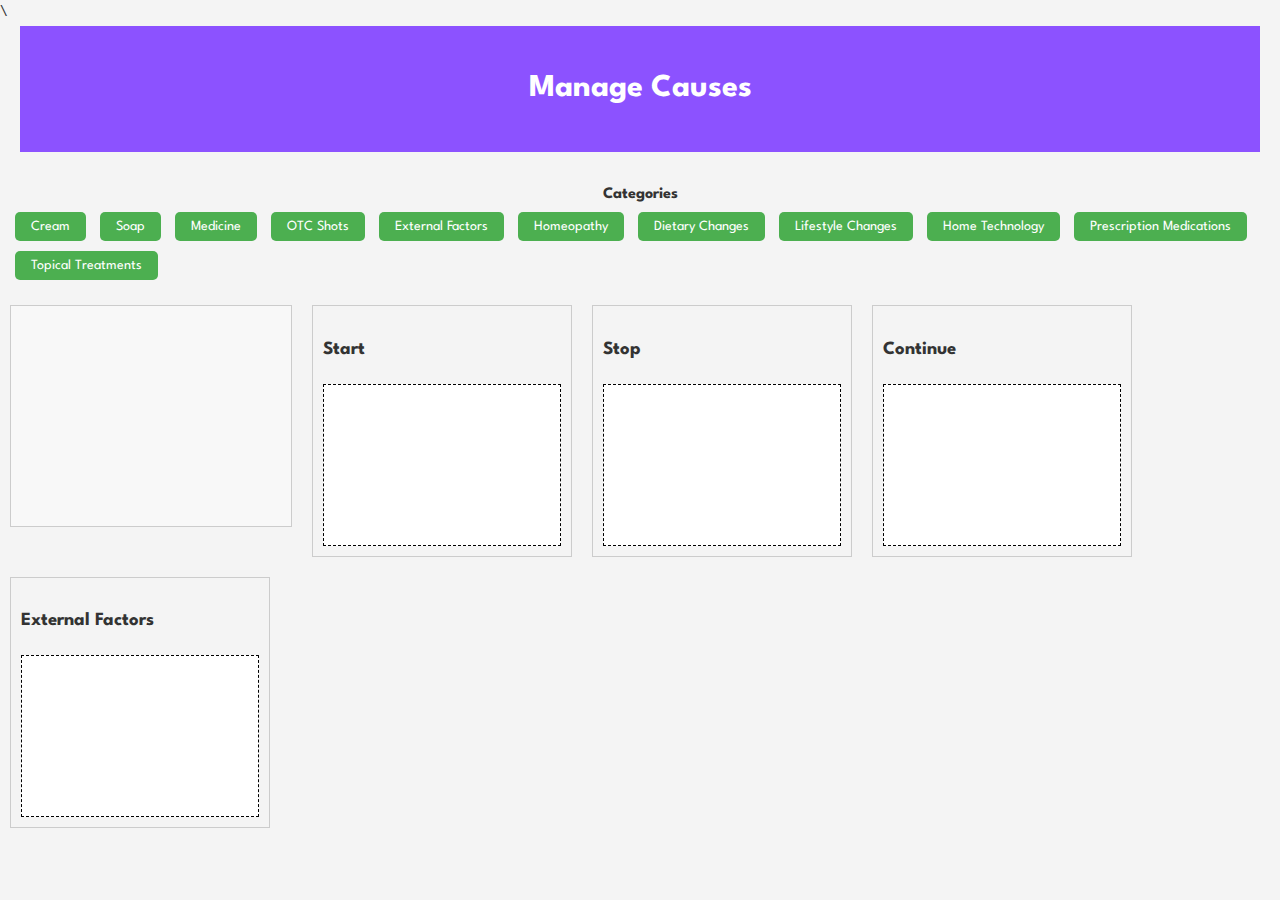
<file: cause.html>
\<!DOCTYPE html>
<html lang="en">
<head>
    <meta charset="UTF-8">
    <meta name="viewport" content="width=device-width, initial-scale=1.0">
    <title>Manage Causes</title>
    <link rel="stylesheet" href="styles.css">
    <link href="https://fonts.googleapis.com/css2?family=League+Spartan:wght@400;700&display=swap" rel="stylesheet">
</head>
<body>
    <header>
        <h1>Manage Causes</h1>
    </header>
    <div class="categories-container">
        <div class="label">Categories</div>
        <div class="core-categories">
            <button class="category-btn" data-category="Cream">Cream</button>
            <button class="category-btn" data-category="Soap">Soap</button>
            <button class="category-btn" data-category="Medicine">Medicine</button>
            <button class="category-btn" data-category="OTCShots">OTC Shots</button>
            <button class="category-btn" data-category="ExternalFactors">External Factors</button>
            <button class="category-btn" data-category="Homeopathy">Homeopathy</button> <!-- Added button -->
            <button class="category-btn" data-category="DietaryChanges">Dietary Changes</button> <!-- Added button -->
            <button class="category-btn" data-category="LifestyleChanges">Lifestyle Changes</button> <!-- Added button -->
            <button class="category-btn" data-category="EnvironmentalFactors">Home Technology</button> <!-- Added button -->
            <button class="category-btn" data-category="PrescriptionMedications">Prescription Medications</button> <!-- Added button -->
            <button class="category-btn" data-category="TopicalTreatments">Topical Treatments</button> <!-- Added button -->
        </div>
    </div>

    <div id="itemPool" class="item-area">
        <!-- Items will be loaded here based on selection -->
    </div>

    <div id="start" class="column">
        <h3>Start</h3>
        <div class="items"></div>
    </div>

    <div id="stop" class="column">
        <h3>Stop</h3>
        <div class="items"></div>
    </div>

    <div id="continue" class="column">
        <h3>Continue</h3>
        <div class="items"></div>
    </div>

    <div id="externalFactors" class="column">
        <h3>External Factors</h3>
        <div class="items"></div>
    </div>

    <script src="script.js"></script>
</body>
</html>
</file>
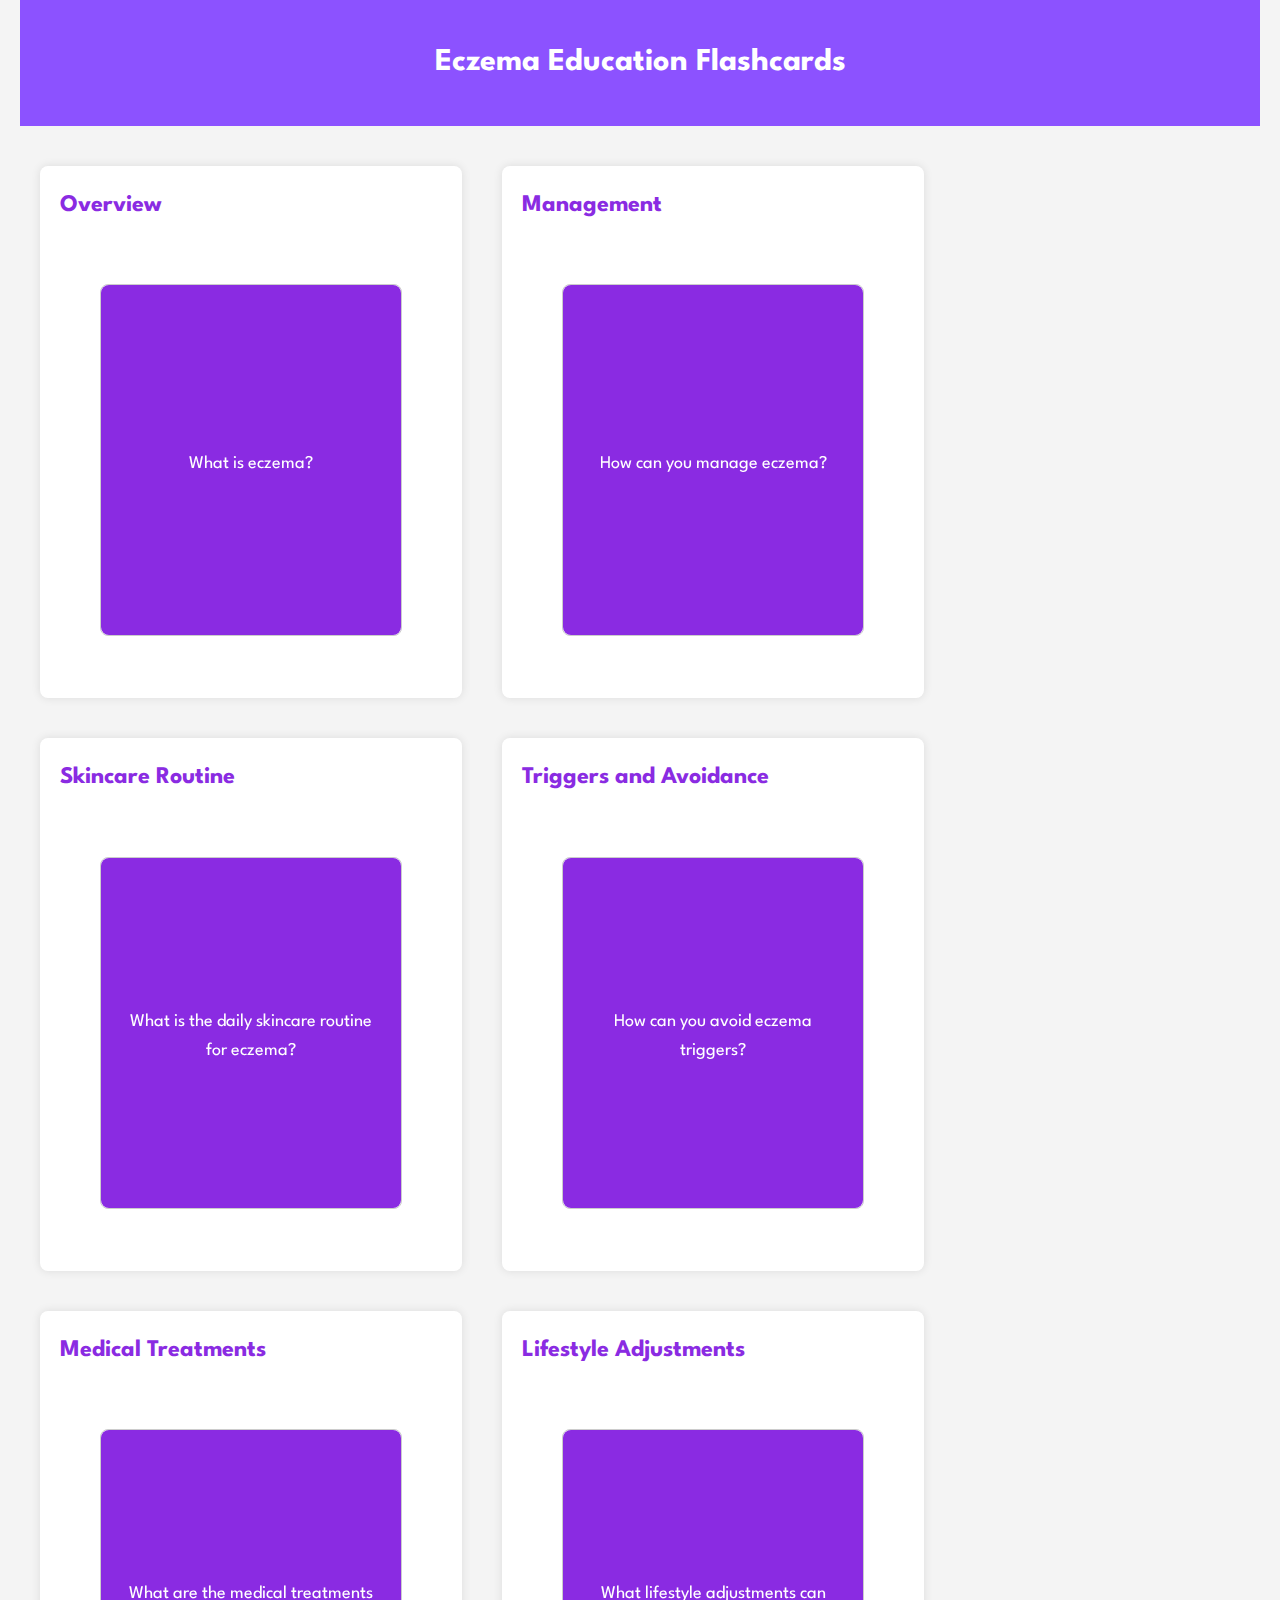
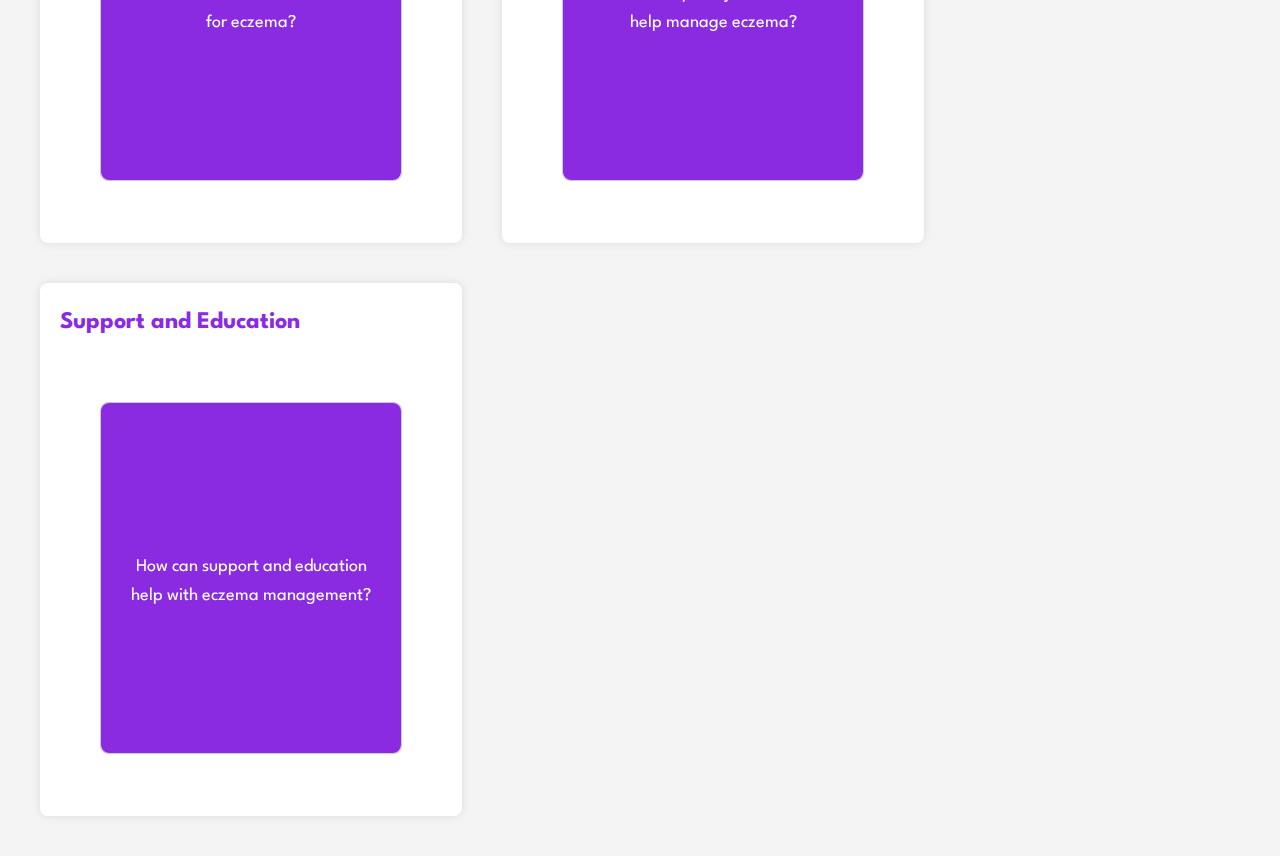
<file: flashcards.html>
<!DOCTYPE html>
<html lang="en">
<head>
    <meta charset="UTF-8">
    <meta name="viewport" content="width=device-width, initial-scale=1.0">
    <title>Eczema Education Flashcards</title>
    <link rel="stylesheet" href="styles.css">
    <script src="flashcards.js" defer></script>
    <link href="https://fonts.googleapis.com/css2?family=League+Spartan:wght@400;700&display=swap" rel="stylesheet">
</head>
<body>
    <header>
        <h1>Eczema Education Flashcards</h1>
    </header>
    <main>
        <section class="flashcard-category">
            <h2>Overview</h2>
            <div class="flashcards-container" id="overview"></div>
        </section>
        <section class="flashcard-category">
            <h2>Management</h2>
            <div class="flashcards-container" id="management"></div>
        </section>
        <section class="flashcard-category">
            <h2>Skincare Routine</h2>
            <div class="flashcards-container" id="skincare-routine"></div>
        </section>
        <section class="flashcard-category">
            <h2>Triggers and Avoidance</h2>
            <div class="flashcards-container" id="triggers-avoidance"></div>
        </section>
        <section class="flashcard-category">
            <h2>Medical Treatments</h2>
            <div class="flashcards-container" id="medical-treatments"></div>
        </section>
        <section class="flashcard-category">
            <h2>Lifestyle Adjustments</h2>
            <div class="flashcards-container" id="lifestyle-adjustments"></div>
        </section>
        <section class="flashcard-category">
            <h2>Support and Education</h2>
            <div class="flashcards-container" id="support-education"></div>
        </section>
    </main>
</body>
</html>
</file>
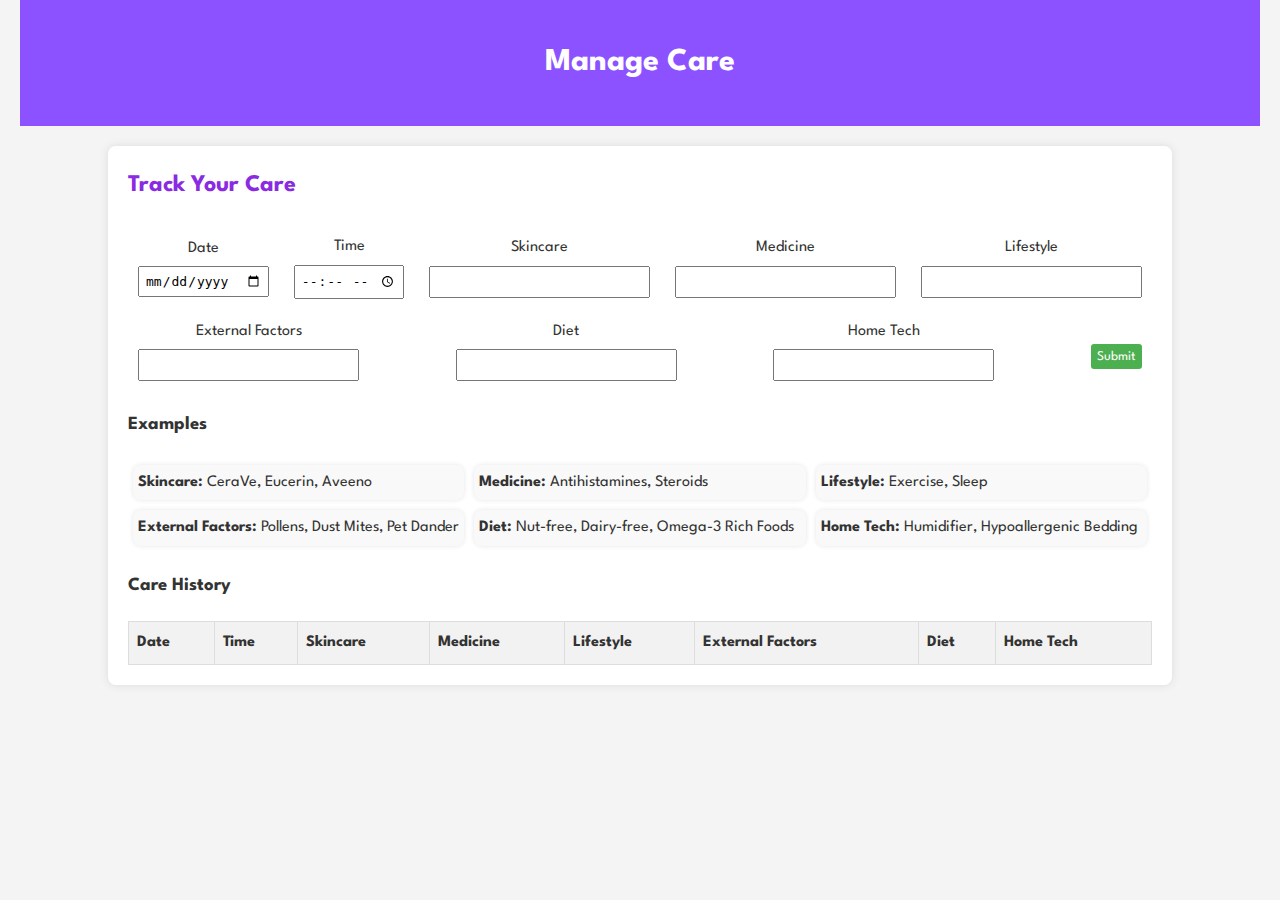
<file: manage.html>
<!DOCTYPE html>
<html lang="en">
<head>
    <meta charset="UTF-8">
    <meta name="viewport" content="width=device-width, initial-scale=1.0">
    <title>Manage Care</title>
    <link rel="stylesheet" href="styles.css">
    <link href="https://fonts.googleapis.com/css2?family=League+Spartan:wght@400;700&display=swap" rel="stylesheet">
</head>
<body>
    <header>
        <h1>Manage Care</h1>
    </header>
    <div class="container">
        <h2>Track Your Care</h2>
        <form id="careForm" class="form-inline">
            <div class="form-group">
                <label for="date">Date</label>
                <input type="date" id="date" name="date" required>
            </div>
            <div class="form-group">
                <label for="time">Time</label>
                <input type="time" id="time" name="time" required>
            </div>
            <div class="form-group">
                <label for="skincare">Skincare</label>
                <input type="text" id="skincare" name="skincare" required>
            </div>
            <div class="form-group">
                <label for="medicine">Medicine</label>
                <input type="text" id="medicine" name="medicine" required>
            </div>
            <div class="form-group">
                <label for="lifestyle">Lifestyle</label>
                <input type="text" id="lifestyle" name="lifestyle" required>
            </div>
            <div class="form-group">
                <label for="externalFactors">External Factors</label>
                <input type="text" id="externalFactors" name="externalFactors" required>
            </div>
            <div class="form-group">
                <label for="diet">Diet</label>
                <input type="text" id="diet" name="diet" required>
            </div>
            <div class="form-group">
                <label for="homeTech">Home Tech</label>
                <input type="text" id="homeTech" name="homeTech" required>
            </div>
            <div class="form-group">
                <button type="submit">Submit</button>
            </div>
        </form>

        <!-- Examples Section -->
        <h3>Examples</h3>
        <div class="examples-section">
            <div class="example">
                <p><strong>Skincare:</strong> CeraVe, Eucerin, Aveeno</p>
            </div>
            <div class="example">
                <p><strong>Medicine:</strong> Antihistamines, Steroids</p>
            </div>
            <div class="example">
                <p><strong>Lifestyle:</strong> Exercise, Sleep</p>
            </div>
            <div class="example">
                <p><strong>External Factors:</strong> Pollens, Dust Mites, Pet Dander</p>
            </div>
            <div class="example">
                <p><strong>Diet:</strong> Nut-free, Dairy-free, Omega-3 Rich Foods</p>
            </div>
            <div class="example">
                <p><strong>Home Tech:</strong> Humidifier, Hypoallergenic Bedding</p>
            </div>
        </div>

        <h3>Care History</h3>
        <table id="careTable">
            <thead>
                <tr>
                    <th>Date</th>
                    <th>Time</th>
                    <th>Skincare</th>
                    <th>Medicine</th>
                    <th>Lifestyle</th>
                    <th>External Factors</th>
                    <th>Diet</th>
                    <th>Home Tech</th>
                </tr>
            </thead>
            <tbody>
                <!-- Submitted data will appear here -->
            </tbody>
        </table>
    </div>
    <script src="manage.js"></script>
</body>
</html>
</file>
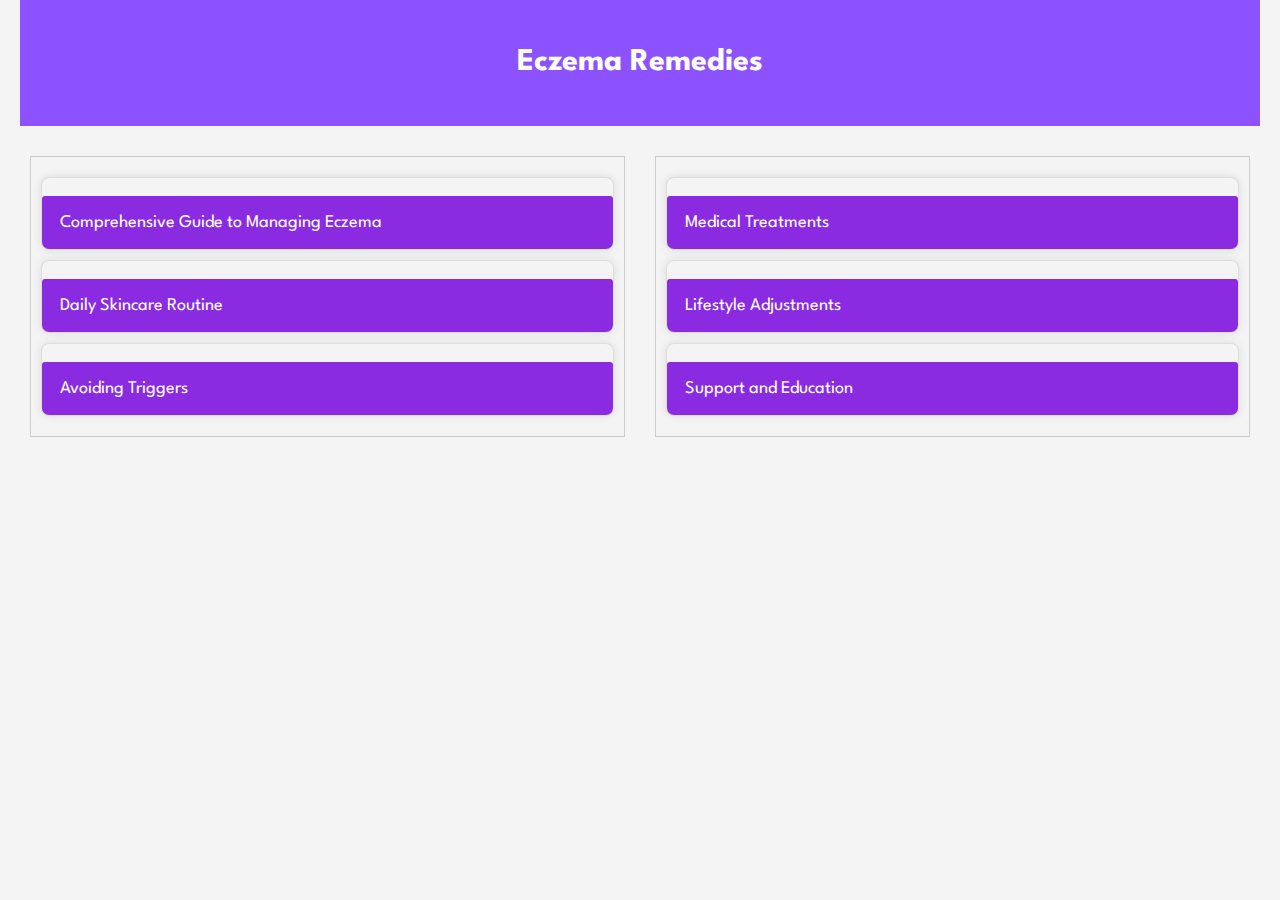
<file: remedy.html>
<!DOCTYPE html>
<html lang="en">
<head>
    <meta charset="UTF-8">
    <meta name="viewport" content="width=device-width, initial-scale=1.0">
    <title>Eczema Remedy</title>
    <link rel="stylesheet" href="styles.css">
    <script src="remedy.js" defer></script>
    <link href="https://fonts.googleapis.com/css2?family=League+Spartan:wght@400;700&display=swap" rel="stylesheet">
</head>
<body>
    <header>
        <h1>Eczema Remedies</h1>
    </header>
    <main class="two-column-layout">
        <div class="column">
            <section class="collapsible">
                <button class="collapsible-button">Comprehensive Guide to Managing Eczema</button>
                <div class="collapsible-content">
                    <p>Learn how to effectively manage your eczema symptoms and improve your quality of life.</p>
                    <ul>
                        <li>Eczema is a chronic skin condition characterized by inflammation, redness, and itching.</li>
                        <li>Common types include atopic dermatitis, contact dermatitis, and dyshidrotic eczema.</li>
                        <li>It can be triggered by various factors, including allergens, irritants, and stress.</li>
                        <li>Symptoms can vary in severity and may flare up periodically.</li>
                    </ul>
                </div>
            </section>

            <section class="collapsible">
                <button class="collapsible-button">Daily Skincare Routine</button>
                <div class="collapsible-content">
                    <p>Follow these steps for a gentle and effective skincare routine tailored for eczema-prone skin.</p>
                    <ul>
                        <li>Use mild, fragrance-free cleansers to avoid irritation.</li>
                        <li>Moisturize the skin immediately after bathing to lock in moisture.</li>
                        <li>Apply a thick moisturizer or emollient at least twice a day.</li>
                        <li>Avoid hot showers and opt for lukewarm water instead.</li>
                        <li>Pat the skin dry gently with a soft towel; do not rub.</li>
                    </ul>
                </div>
            </section>

            <section class="collapsible">
                <button class="collapsible-button">Avoiding Triggers</button>
                <div class="collapsible-content">
                    <p>Identify and avoid common triggers to reduce the frequency and severity of flare-ups.</p>
                    <ul>
                        <li>Identify and avoid common triggers such as harsh soaps, detergents, certain foods, and environmental allergens.</li>
                        <li>Keep a diary to track potential triggers and patterns in flare-ups.</li>
                        <li>Wear breathable, cotton clothing to reduce skin irritation.</li>
                        <li>Use hypoallergenic bedding and avoid exposure to dust mites and pet dander.</li>
                        <li>Stay away from known allergens and irritants, such as pollen and smoke.</li>
                    </ul>
                </div>
            </section>
        </div>
        <div class="column">
            <section class="collapsible">
                <button class="collapsible-button">Medical Treatments</button>
                <div class="collapsible-content">
                    <p>Consult a healthcare provider for personalized treatment plans and follow the prescribed regimen consistently.</p>
                    <ul>
                        <li>Your personalized treatment plans may include topical steroids, immunomodulators, antihistamines, and biologics.</li>
                        <li>Follow the prescribed treatment regimen consistently for the best results.</li>
                        <li>Discuss the use of over-the-counter medications with your doctor.</li>
                        <li>Be aware of potential side effects of prescribed medications.</li>
                        <li>Consider light therapy (phototherapy) if recommended by your healthcare provider.</li>
                    </ul>
                </div>
            </section>

            <section class="collapsible">
                <button class="collapsible-button">Lifestyle Adjustments</button>
                <div class="collapsible-content">
                    <p>Incorporate these lifestyle changes to manage your eczema more effectively.</p>
                    <ul>
                        <li>Manage stress through relaxation techniques such as yoga, meditation, and deep breathing exercises.</li>
                        <li>Incorporate regular physical activity into your routine.</li>
                        <li>Maintain a healthy diet rich in anti-inflammatory foods such as fruits, vegetables, and omega-3 fatty acids.</li>
                        <li>Stay hydrated by drinking plenty of water throughout the day.</li>
                        <li>Ensure you get adequate sleep to support overall health and skin recovery.</li>
                    </ul>
                </div>
            </section>

            <section class="collapsible">
                <button class="collapsible-button">Support and Education</button>
                <div class="collapsible-content">
                    <p>Stay informed and connected with support groups and educational resources.</p>
                    <ul>
                        <li>Join support groups and connect with others who have eczema for shared experiences and tips.</li>
                        <li>Stay informed about the latest research and treatment options through reputable sources like the National Eczema Association.</li>
                        <li>Educate family and friends about eczema to gain their support and understanding.</li>
                        <li>Keep up with new developments and clinical trials that may offer new treatment possibilities.</li>
                    </ul>
                </div>
            </section>
        </div>
    </main>
</body>
</html>
</file>
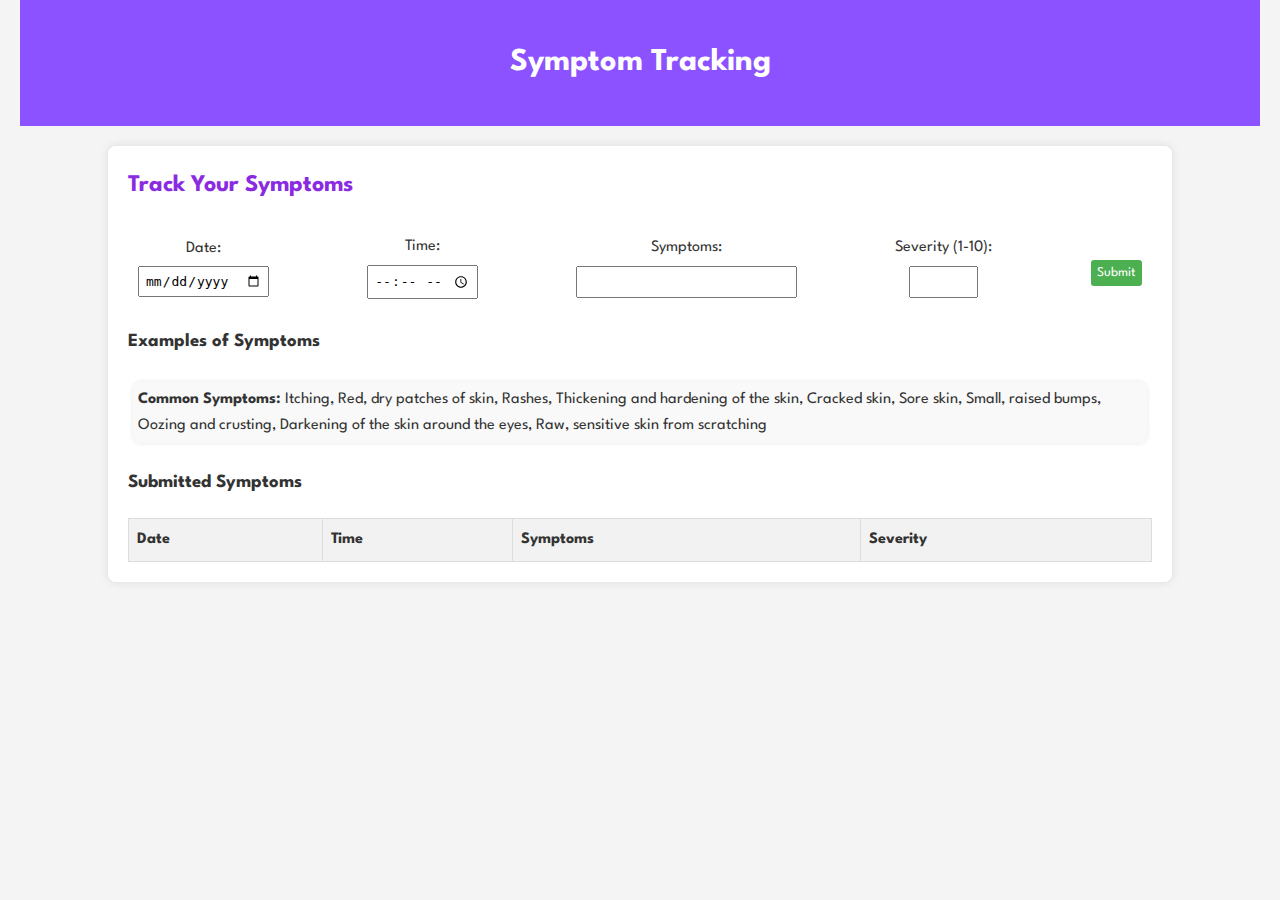
<file: track.html>
<!DOCTYPE html>
<html lang="en">
<head>
    <meta charset="UTF-8">
    <meta name="viewport" content="width=device-width, initial-scale=1.0">
    <title>Symptom Tracking</title>
    <link rel="stylesheet" href="styles.css">
    <link href="https://fonts.googleapis.com/css2?family=League+Spartan:wght@400;700&display=swap" rel="stylesheet">
</head>
<body>
    <header>
        <h1>Symptom Tracking</h1>
    </header>
    <div class="container">
        <h2>Track Your Symptoms</h2>
        <form id="symptomForm" class="form-inline">
            <div class="form-group">
                <label for="date">Date:</label>
                <input type="date" id="date" name="date" required>
            </div>
            <div class="form-group">
                <label for="time">Time:</label>
                <input type="time" id="time" name="time" required>
            </div>
            <div class="form-group">
                <label for="symptoms">Symptoms:</label>
                <input type="text" id="symptoms" name="symptoms" required>
            </div>
            <div class="form-group">
                <label for="severity">Severity (1-10):</label>
                <input type="number" id="severity" name="severity" min="1" max="10" required>
            </div>
            <div class="form-group">
                <button type="submit">Submit</button>
            </div>
        </form>

        <!-- Examples Section -->
        <h3>Examples of Symptoms</h3>
        <div class="examples-section">
            <div class="example">
                <p><strong>Common Symptoms:</strong> Itching, Red, dry patches of skin, Rashes, Thickening and hardening of the skin, Cracked skin, Sore skin, Small, raised bumps, Oozing and crusting, Darkening of the skin around the eyes, Raw, sensitive skin from scratching</p>

            </div>
        </div>

        <h3>Submitted Symptoms</h3>
        <table id="symptomsTable">
            <thead>
                <tr>
                    <th>Date</th>
                    <th>Time</th>
                    <th>Symptoms</th>
                    <th>Severity</th>
                </tr>
            </thead>
            <tbody>
                <!-- Submitted data will appear here -->
            </tbody>
        </table>
    </div>
    <script src="script.js"></script>
</body>
</html>
</file>
<file: styles.css>
body {
    /*font-family: Arial, sans-serif;*/
    font-family: 'League Spartan', sans-serif;
    margin: 0;
    padding: 0;
    background-color: #f4f4f4;
    color: #333;
    line-height: 1.6;
}

header {
    background-color: #8C52FF; /* Updated background color */
    color: white;
    padding: 1em;
    display: flex;
    align-items: center;
    justify-content: center;
    margin: 0 20px; /* Add margin to header */
    position: relative; /* To position the logo absolutely */
}

header .logo {
    position: absolute;
    left: 20px;
    width: 100px; /* Adjust the size as needed */
    height: auto;
}

.header-text {
    text-align: center;
}

.subtitle {
    font-size: 1em;
    margin: 0;
    padding: 0.5em 0;
}

main {
    padding: 20px;
    display: flex;
    flex-wrap: wrap;
}

.two-column-layout {
    display: flex;
    flex-wrap: wrap;
    justify-content: space-between;
}

.column {
    flex: 0 0 48%; /* Adjust the width to ensure two columns fill the page */
    box-sizing: border-box;
    padding: 10px;
}

section {
    margin-bottom: 20px;
    background: white;
    padding: 20px;
    border-radius: 8px;
    box-shadow: 0 0 10px rgba(0, 0, 0, 0.1);
}

h2 {
    color: #8A2BE2;
    margin-top: 0;
}

ul {
    padding-left: 20px;
    margin-bottom: 20px;
}

p {
    margin-bottom: 10px;
}

nav {
    margin-top: 20px;
}

.menu {
    list-style: none;
    padding: 0;
    display: flex;
    justify-content: center;
    flex-wrap: wrap;
}

.menu li {
    margin: 10px;
    text-align: center;
    border: 1px solid #ddd;
    border-radius: 8px;
    background: white;
    padding: 10px;
    transition: transform 0.3s, box-shadow 0.3s;
    width: 180px;
}

.menu li:hover {
    transform: translateY(-5px);
    box-shadow: 0 4px 8px rgba(0, 0, 0, 0.2);
}

.menu li a {
    text-decoration: none;
    color: black;
    display: block;
}

.menu li img {
    width: 160px;
    height: 160px;
}

.container {
    margin: 20px auto;
    width: 80%;
    max-width: 800px;
    background: white;
    padding: 20px;
    border-radius: 8px;
    box-shadow: 0 0 10px rgba(0, 0, 0, 0.1);
}

.form-inline {
    display: flex;
    flex-wrap: wrap;
    justify-content: space-between;
    align-items: center;
}

.form-group {
    margin: 10px;
    display: flex;
    flex-direction: column;
    align-items: center;
}

.form-group label {
    margin-bottom: 5px;
}

.form-group input {
    padding: 5px;
    font-size: 1em;
}

button {
    padding: 0.5em;
    background-color: #4CAF50;
    color: white;
    border: none;
    border-radius: 3px;
    cursor: pointer;
    margin-top: 1em;
}

button:hover {
    background-color: #45a049;
}

table {
    width: 100%;
    border-collapse: collapse;
    margin-top: 20px;
}

table, th, td {
    border: 1px solid #ddd;
}

th, td {
    padding: 0.5em;
    text-align: left;
}

th {
    background-color: #f2f2f2;
}

#display-photo {
    display: flex;
    align-items: center;
    justify-content: space-around;
    margin-top: 20px;
}

/* #uploadedPhoto {
    max-width: 300px;
    max-height: 300px;
    display: block;
    margin-right: 20px;
}*/ 

#result {
    display: flex;
    flex-direction: column;
    align-items: center;
}

#resultText {
    font-size: 1.5em;
    text-align: center;
}

.categories-container {
    display: flex;
    flex-direction: column;
    align-items: center;
    padding: 10px;
    background-color: #f4f4f4;
}

.label {
    font-size: 16px;
    color: #333;
    margin-top: 20px;
    font-weight: bold;
}

.category-btn {
    padding: 8px 16px;
    margin: 5px;
    cursor: pointer;
    background-color: #4CAF50;
    color: white;
    border: none;
    border-radius: 5px;
    font-size: 14px;
}

.item-area, .column {
    border: 1px solid #ccc;
    padding: 10px;
    margin: 10px;
    width: 260px;
    min-height: 200px;
    float: left;
}

.item-area {
    background-color: #f8f8f8;
}

.items {
    border: 1px dashed #000;
    min-height: 150px;
    padding: 5px;
    background-color: #fff;
}

.item {
    padding: 5px;
    margin: 5px;
    background-color: #e4e4e4;
    cursor: pointer;
}

.additional-box {
    flex: 1 1 20%;
    box-sizing: border-box;
    padding: 10px;
}

.flashcard-category {
    margin: 20px; /* Add margin to create space between the sections */
    padding: 20px;
    border-radius: 8px;
    background-color: #fff;
    box-shadow: 0 0 10px rgba(0, 0, 0, 0.1);
}

.flashcards-container {
    display: flex;
    flex-wrap: wrap;
    justify-content: center;
    padding: 20px;
    margin-top: 20px; /* Add margin to create space between sections */
    margin-bottom: 2px; /* Add margin to create space between sections */
    gap: 20px; /* Add gap to create space between the boxes within the same row */
}

.flashcard {
    background-color: white;
    border: 1px solid #ccc;
    border-radius: 8px;
    width: 300px; /* Adjusted width */
    height: 350px; /* Adjusted height */
    margin: 20px;
    perspective: 1000px;
    cursor: pointer;
}

.flashcard-inner {
    position: relative;
    width: 100%;
    height: 100%;
    text-align: center;
    transition: transform 0.6s;
    transform-style: preserve-3d;
}

.flashcard:hover .flashcard-inner {
    transform: rotateY(180deg);
}

.flashcard-front, .flashcard-back {
    position: absolute;
    width: 100%;
    height: 100%;
    backface-visibility: hidden;
    display: flex;
    justify-content: center;
    align-items: center;
    padding: 20px;
    box-sizing: border-box;
    border-radius: 8px;
}

.flashcard-front {
    background-color: #8A2BE2;
    color: white;
    font-size: 18px; /* Adjusted font size */
}

.flashcard-back {
    background-color: #f4f4f4;
    color: #333;
    transform: rotateY(180deg);
    overflow-y: auto; /* Make back of the card scrollable */
    font-size: 16px; /* Adjusted font size */
    padding: 15px; /* Additional padding for better readability */
}

.collapsible {
    background-color: #f4f4f4;
    border: 1px solid #ddd;
    border-radius: 8px;
    margin: 10px 0;
    padding: 0;
    overflow: hidden;
}

.collapsible-button {
    background-color: #8A2BE2;
    color: white;
    cursor: pointer;
    padding: 18px;
    width: 100%;
    border: none;
    text-align: left;
    outline: none;
    font-size: 18px;
    transition: background-color 0.2s ease;
}

.collapsible-button:hover {
    background-color: #7a24c7;
}

.collapsible-content {
    padding: 0 18px;
    display: none;
    overflow: hidden;
    background-color: white;
}

.collapsible-content ul {
    padding-left: 20px;
    margin: 10px 0;
}
/* Add these styles to your existing styles.css */

.form-inline {
    display: flex;
    flex-wrap: wrap;
    justify-content: space-between;
    align-items: center;
}

.form-group {
    margin: 10px;
    display: flex;
    flex-direction: column;
    align-items: center;
}

.form-group label {
    margin-bottom: 5px;
}

.form-group input {
    padding: 5px;
    font-size: 1em;
}

button {
    padding: 0.5em;
    background-color: #4CAF50;
    color: white;
    border: none;
    border-radius: 3px;
    cursor: pointer;
    margin-top: 1em;
}

button:hover {
    background-color: #45a049;
}

table {
    width: 100%;
    border-collapse: collapse;
    margin-top: 20px;
}

table, th, td {
    border: 1px solid #ddd;
}

th, td {
    padding: 0.5em;
    text-align: left;
}

th {
    background-color: #f2f2f2;
}

/* Add these styles to your existing styles.css */

body {
    font-family: 'League Spartan', sans-serif;
    margin: 0;
    padding: 0;
    background-color: #f4f4f4;
    color: #333;
    line-height: 1.6;
}

header {
    background-color: #8C52FF; /* Updated background color */
    color: white;
    padding: 1em;
    display: flex;
    align-items: center;
    justify-content: center;
    margin: 0 20px; /* Add margin to header */
    position: relative; /* To position the logo absolutely */
}

header .logo {
    position: absolute;
    left: 20px;
    width: 100px; /* Adjust the size as needed */
    height: auto;
}

.header-text {
    text-align: center;
}

.subtitle {
    font-size: 1em;
    margin: 0;
    padding: 0.5em 0;
}

main {
    padding: 20px;
    display: flex;
    flex-wrap: wrap;
}

.two-column-layout {
    display: flex;
    flex-wrap: wrap;
    justify-content: space-between;
}

.column {
    flex: 0 0 48%; /* Adjust the width to ensure two columns fill the page */
    box-sizing: border-box;
    padding: 10px;
}

section {
    margin-bottom: 20px;
    background: white;
    padding: 20px;
    border-radius: 8px;
    box-shadow: 0 0 10px rgba(0, 0, 0, 0.1);
}

h2 {
    color: #8A2BE2;
    margin-top: 0;
}

ul {
    padding-left: 20px;
    margin-bottom: 20px;
}

p {
    margin-bottom: 10px;
}

nav {
    margin-top: 20px;
}

.menu {
    list-style: none;
    padding: 0;
    display: flex;
    justify-content: center;
    flex-wrap: wrap;
}

.menu li {
    margin: 10px;
    text-align: center;
    border: 1px solid #ddd;
    border-radius: 8px;
    background: white;
    padding: 10px;
    transition: transform 0.3s, box-shadow 0.3s;
    width: 180px;
}

.menu li:hover {
    transform: translateY(-5px);
    box-shadow: 0 4px 8px rgba(0, 0, 0, 0.2);
}

.menu li a {
    text-decoration: none;
    color: black;
    display: block;
}

.menu li img {
    width: 160px;
    height: 160px;
}

.container {
    margin: 20px auto;
    width: 80%;
    max-width: 1200px;
    background: white;
    padding: 20px;
    border-radius: 8px;
    box-shadow: 0 0 10px rgba(0, 0, 0, 0.1);
}

.form-inline {
    display: flex;
    flex-wrap: wrap;
    justify-content: space-between;
    align-items: center;
}

.form-group {
    margin: 10px;
    display: flex;
    flex-direction: column;
    align-items: center;
}

.form-group label {
    margin-bottom: 5px;
}

.form-group input {
    padding: 5px;
    font-size: 1em;
}

button {
    padding: 0.5em;
    background-color: #4CAF50;
    color: white;
    border: none;
    border-radius: 3px;
    cursor: pointer;
    margin-top: 1em;
}

button:hover {
    background-color: #45a049;
}

table {
    width: 100%;
    border-collapse: collapse;
    margin-top: 20px;
}

table, th, td {
    border: 1px solid #ddd;
}

th, td {
    padding: 0.5em;
    text-align: left;
}

th {
    background-color: #f2f2f2;
}
/* Add these styles to your existing styles.css */

body {
    font-family: 'League Spartan', sans-serif;
    margin: 0;
    padding: 0;
    background-color: #f4f4f4;
    color: #333;
    line-height: 1.6;
}

header {
    background-color: #8C52FF; /* Updated background color */
    color: white;
    padding: 1em;
    display: flex;
    align-items: center;
    justify-content: center;
    margin: 0 20px; /* Add margin to header */
    position: relative; /* To position the logo absolutely */
}

header .logo {
    position: absolute;
    left: 20px;
    width: 150px; /* Adjust the size as needed */
    height: auto;
}

.header-text {
    text-align: center;
}

.subtitle {
    font-size: 1em;
    margin: 0;
    padding: 0.2em 0;
}

.main {
    padding: 10px;
    display: flex;
    flex-wrap: wrap;
    justify-content: space-between;
}

.section-box {
    width: 46%;
    background-color: white;
    padding: 20px;
    border-radius: 8px;
    box-shadow: 0 0 10px rgba(0, 0, 0, 0.1);
    margin-bottom: 20px;
    margin: 5px; /* Add margin to create space between the boxes */
}

.section-box h2 {
    color: #8A2BE2;
    text-align: center;
}

.menu {
    list-style: none;
    padding: 0;
    display: flex;
    justify-content: center;
    flex-wrap: wrap;
}

.menu li {
    margin: 10px;
    text-align: center;
    border: 1px solid #ddd;
    border-radius: 8px;
    background: white;
    padding: 10px;
    transition: transform 0.3s, box-shadow 0.3s;
    width: 180px;
}

.menu li:hover {
    transform: translateY(-5px);
    box-shadow: 0 4px 8px rgba(0, 0, 0, 0.2);
}

.menu li a {
    text-decoration: none;
    color: black;
    display: block;
}

.menu li img {
    width: 160px;
    height: 160px;
}

.examples-section {
    display: flex;
    flex-wrap: wrap;
    justify-content: space-between;
    margin: 20px 0;
}

.example {
    flex: 1 1 calc(33% - 20px); /* Adjust the width of each example box */
    background-color: #f9f9f9;
    padding: 5px;
    margin: 5px;
    border-radius: 8px;
    box-shadow: 0 0 5px rgba(0, 0, 0, 0.1);
}

.example p {
    margin: 0;
}
.photo-detection {
    display: flex;
    justify-content: space-between;
    align-items: flex-start;
    margin: 20px 0;
}

.photo-upload,
.detection-result {
    flex: 1;
    margin: 0 20px;
}

#display-photo {
    display: flex;
    align-items: center;
    justify-content: center;
    margin-top: 20px;
}

#uploadedPhoto {
    max-width: 300px;
    max-height: 300px;
    display: block;
    margin-right: 20px;
}

#result {
    display: flex;
    flex-direction: column;
    align-items: center;
}

#resultText {
    font-size: 1.5em;
    text-align: center;
}

footer {
    text-align: center;
    padding: 10px;
    background-color: #f4f4f4;
    color: #333;
    position: fixed; /* Or use 'position: absolute;' */
    bottom: 0;
    width: 100%;
    font-size: 0.9em;
    border-top: 1px solid #ddd;
}

body {
    font-family: 'League Spartan', sans-serif;
    margin: 0;
    padding: 0;
    background-color: #f4f4f4;
    color: #333;
    line-height: 1.6;
}

/* Ensure collapsible titles use the new font */
.collapsible-button {
    font-family: 'League Spartan', sans-serif;
    background-color: #8A2BE2;
    color: white;
    cursor: pointer;
    padding: 18px;
    width: 100%;
    border: none;
    text-align: left;
    outline: none;
    font-size: 18px;
    transition: background-color 0.2s ease;
}

.collapsible-button:hover {
    background-color: #7a24c7;
}

/* Ensure category buttons in cause.html use the new font */
.category-btn {
    font-family: 'League Spartan', sans-serif;
    padding: 8px 16px;
    margin: 5px;
    cursor: pointer;
    background-color: #4CAF50;
    color: white;
    border: none;
    border-radius: 5px;
    font-size: 14px;
}

/* Example for general headings, if needed */
h1, h2, h3, h4, h5, h6, p, footer, .menu li a {
    font-family: 'League Spartan', sans-serif;
}
button {
    font-family: 'League Spartan', sans-serif;
}
input[type="file"] {
    font-family: 'League Spartan', sans-serif;
    font-size: 16px;
}

button {
    font-family: 'League Spartan', sans-serif;
}

/* Hide the default file input */
input[type="file"] {
    display: none;
}

/* Style the custom file input label */
.custom-file-input {
    font-family: 'League Spartan', sans-serif;
    font-size: 16px;
    padding: 10px 20px;
    color: white;
    background-color: #4CAF50;
    border: none;
    border-radius: 5px;
    cursor: pointer;
    display: inline-block;
    width: 200px; /* Set a fixed width */
    height: 30px; /* Set a fixed height */
    text-align: center;
    line-height: 35px; /* Align text vertically */
}

.custom-file-input:hover {
    background-color: #45a049;
}

/* Style the process button */
#processButton {
    font-family: 'League Spartan', sans-serif;
    font-size: 16px;
    padding: 10px 20px;
    color: white;
    background-color: #4CAF50;
    border: none;
    border-radius: 5px;
    cursor: pointer;
    width: 200px; /* Set a fixed width to match the upload button */
    height: 50px; /* Set a fixed height to match the upload button */
    text-align: center;
    line-height: 35px; /* Align text vertically */
}

#processButton:hover {
    background-color: #45a049;
}

/* Add a container for better alignment */
.photo-upload {
    display: flex;
    align-items: center;
    gap: 10px; /* Adjust gap as needed */
    justify-content: center; /* Center the buttons horizontally */
}
</file>
